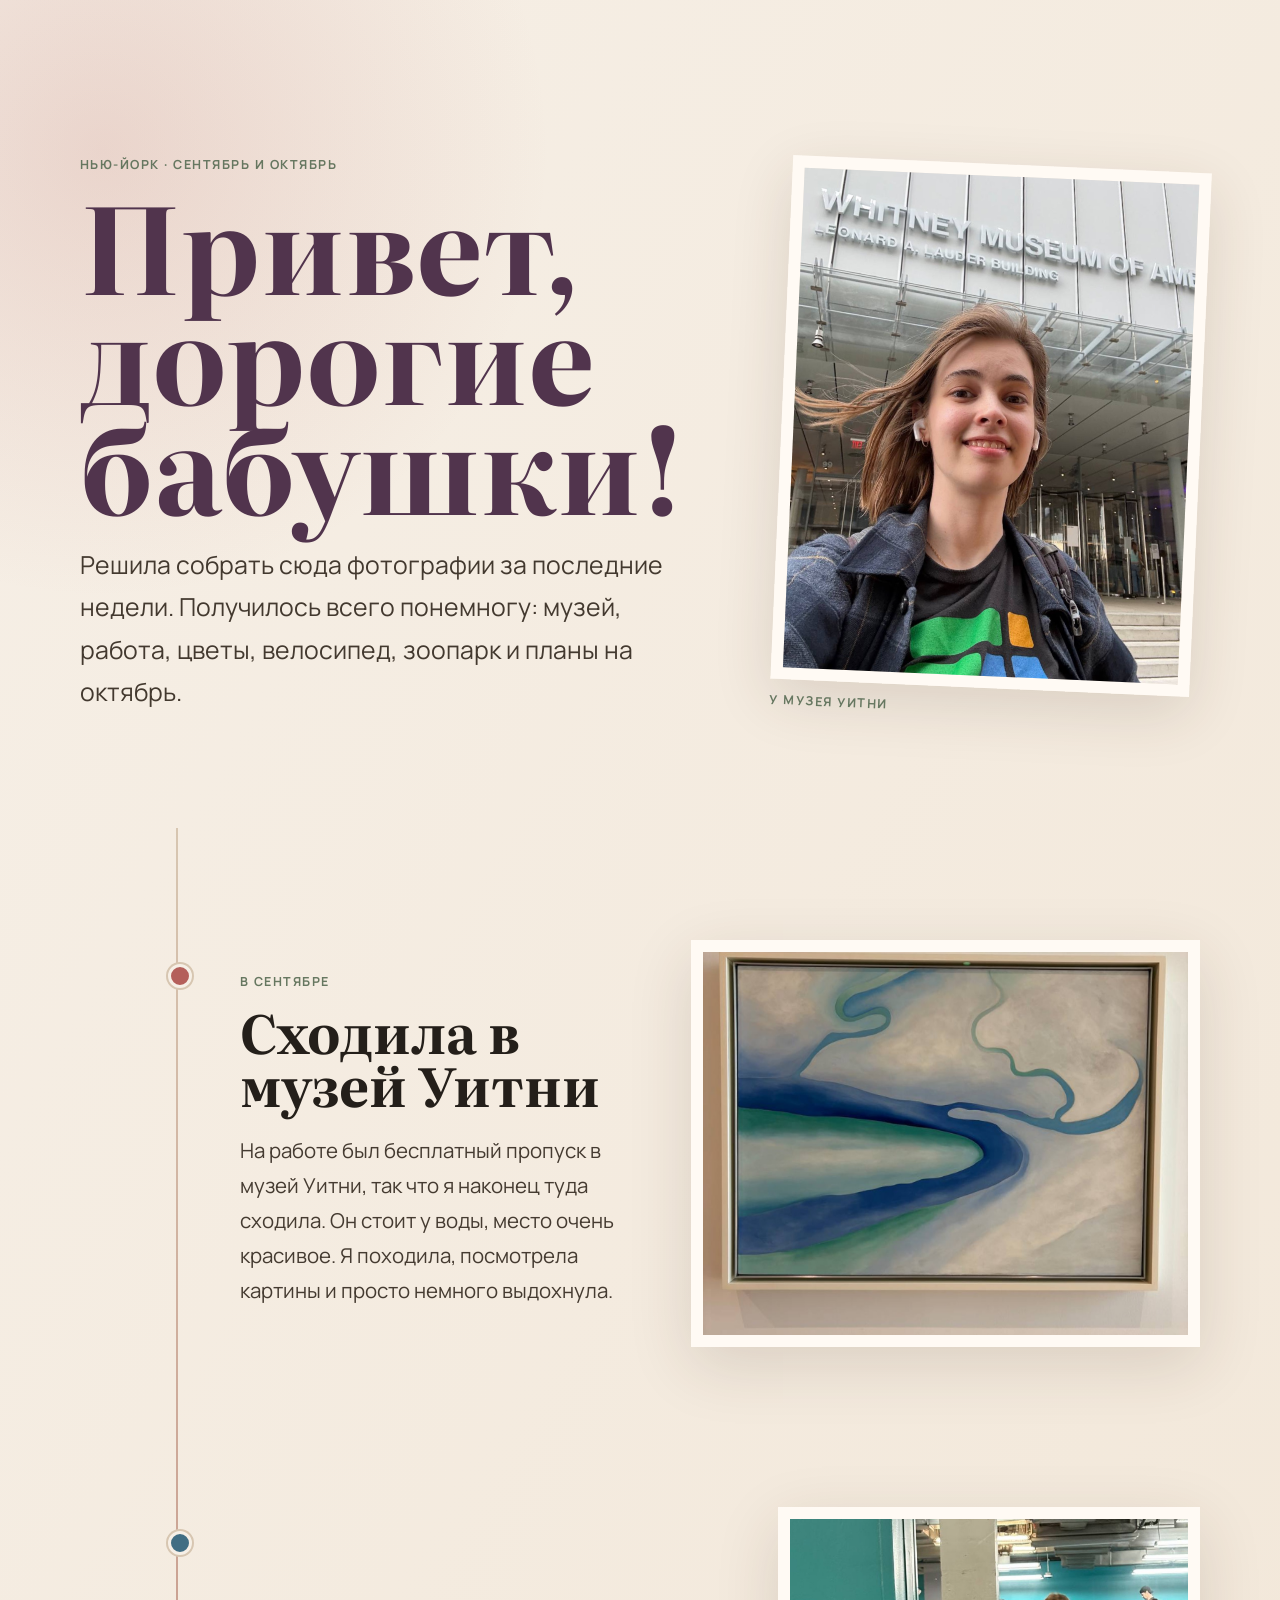
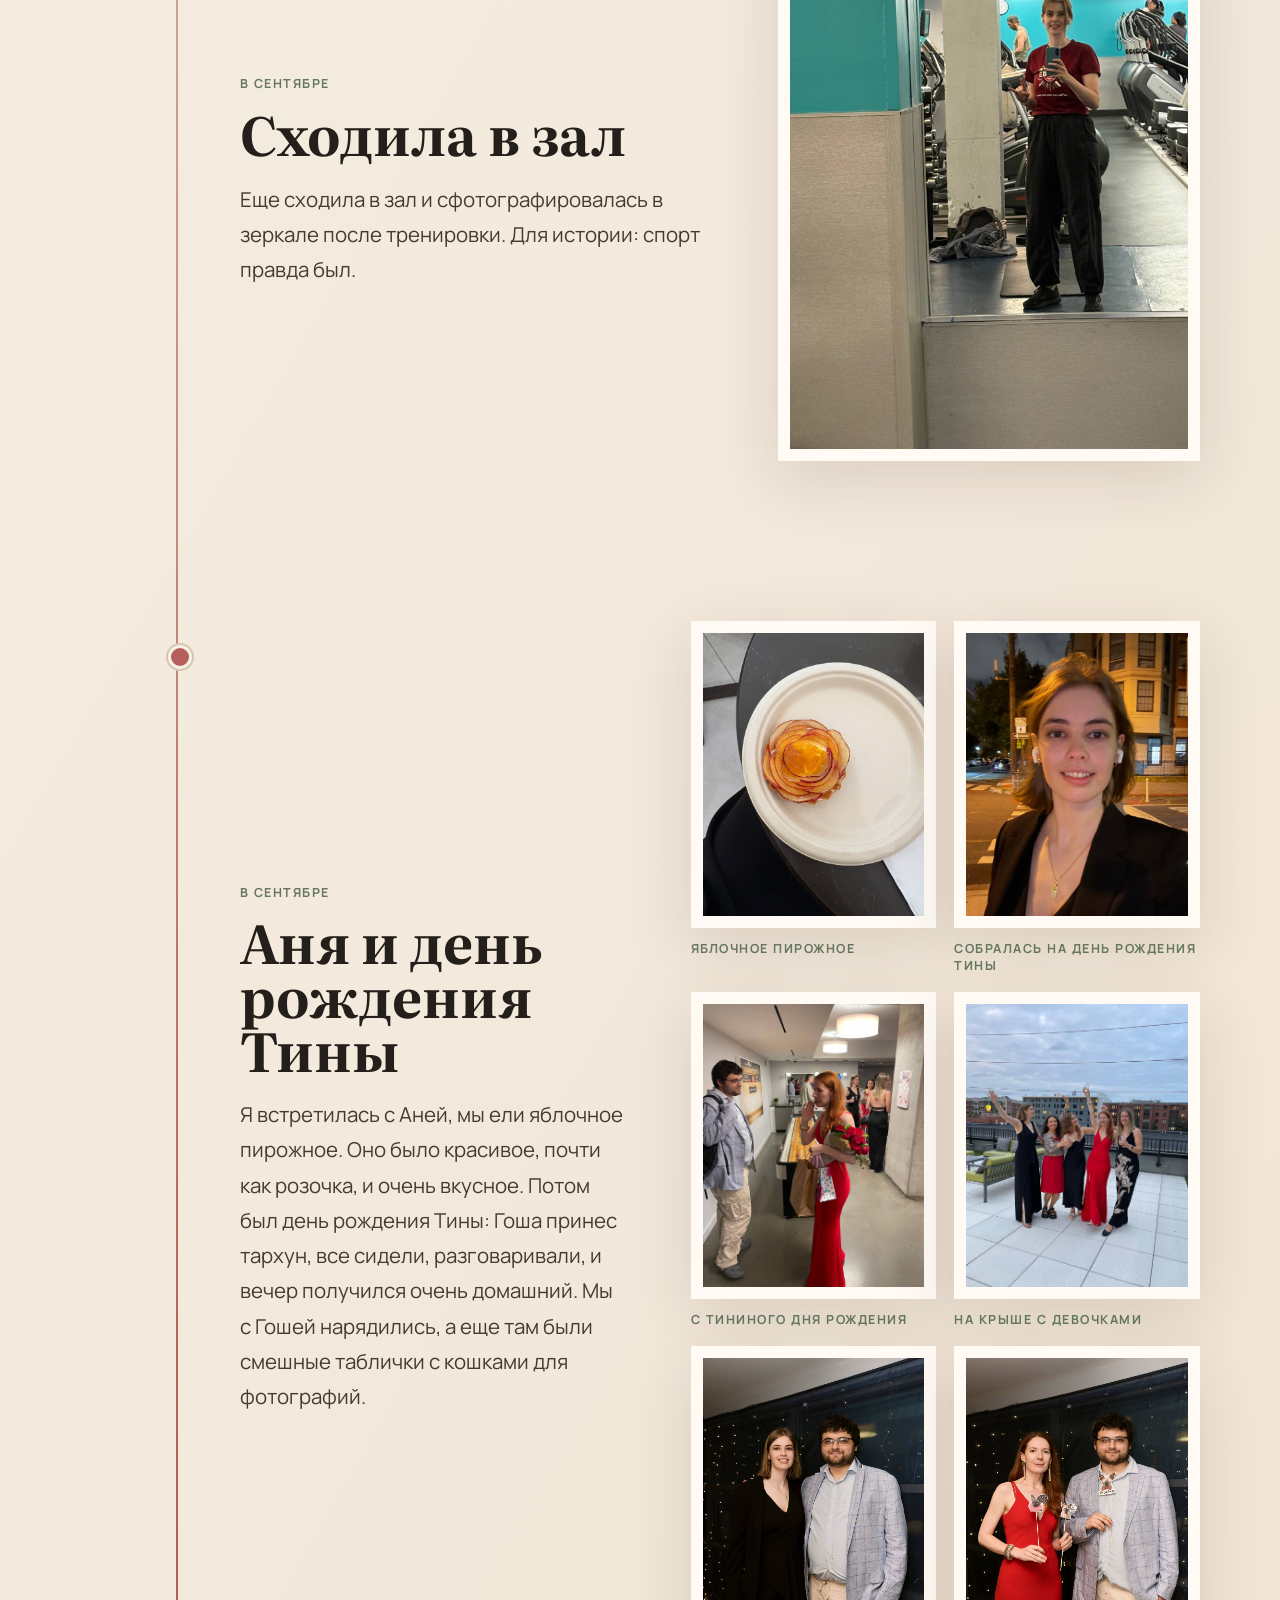
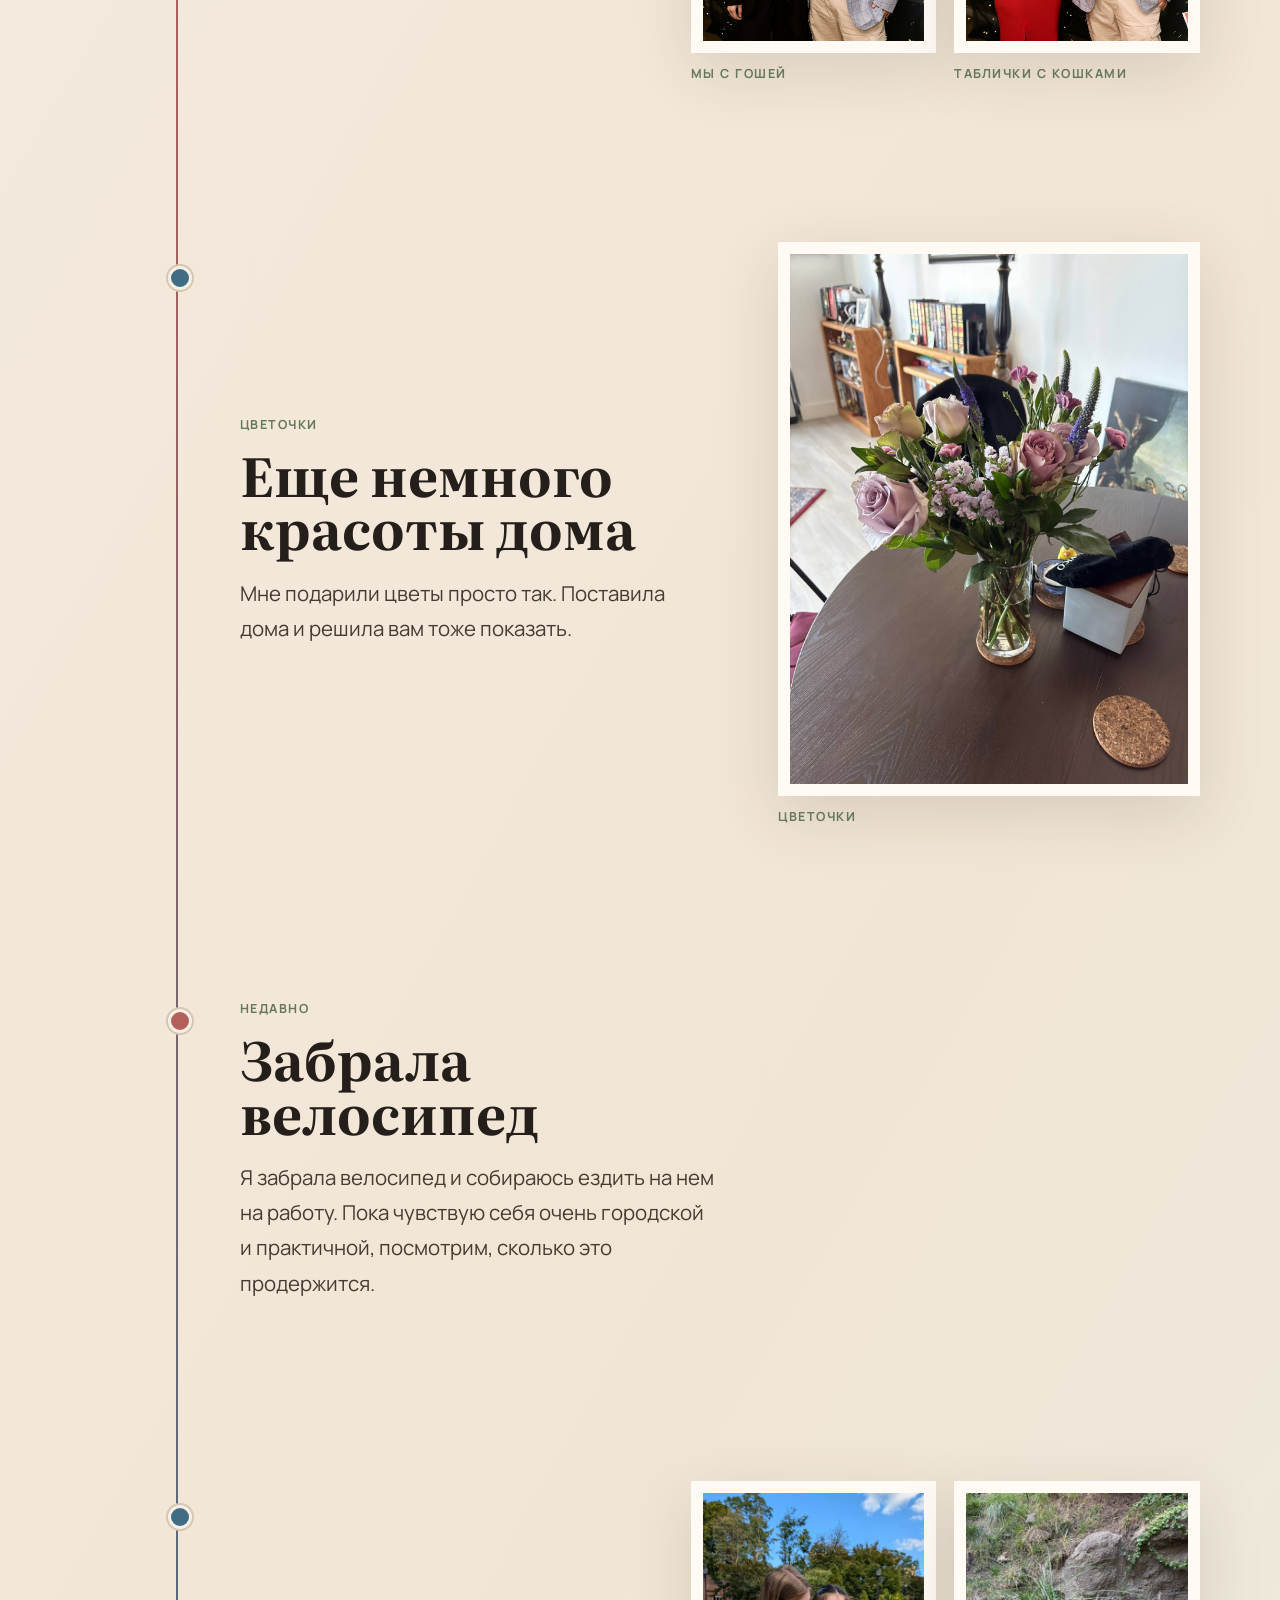
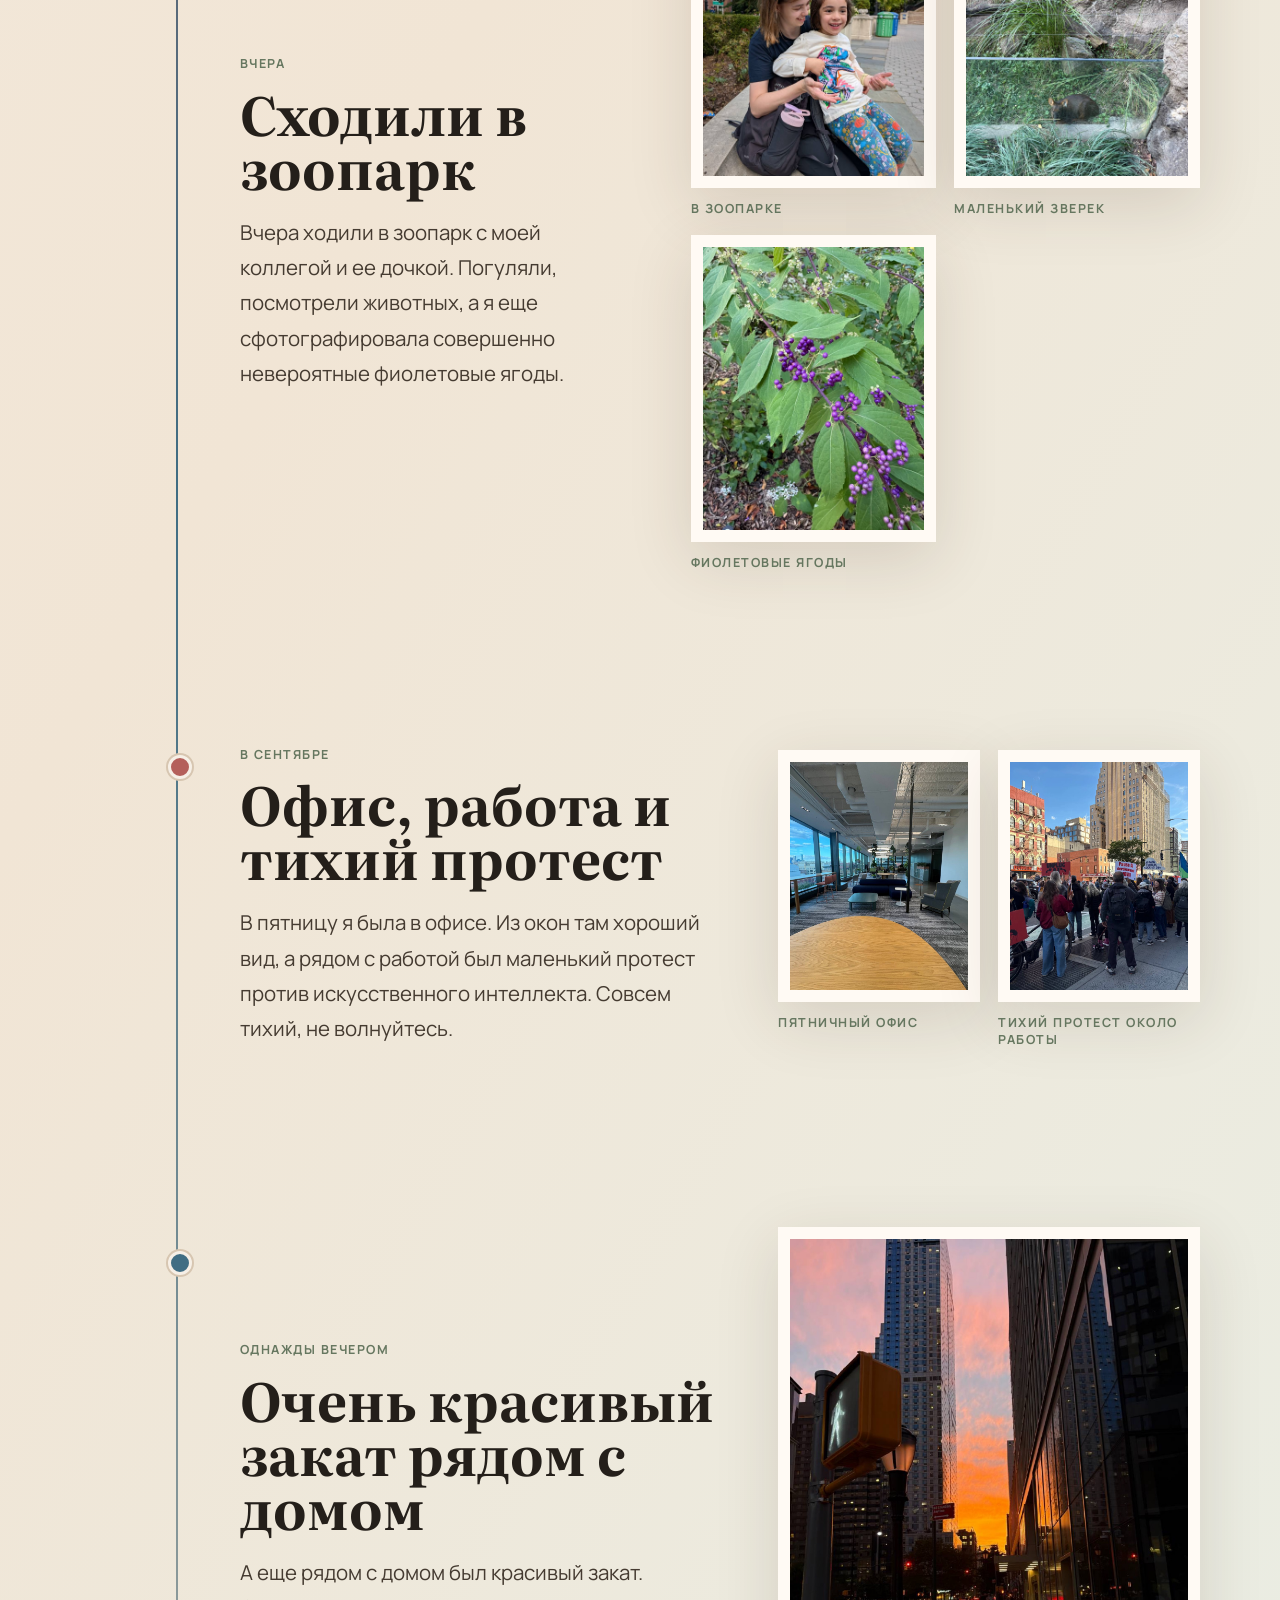
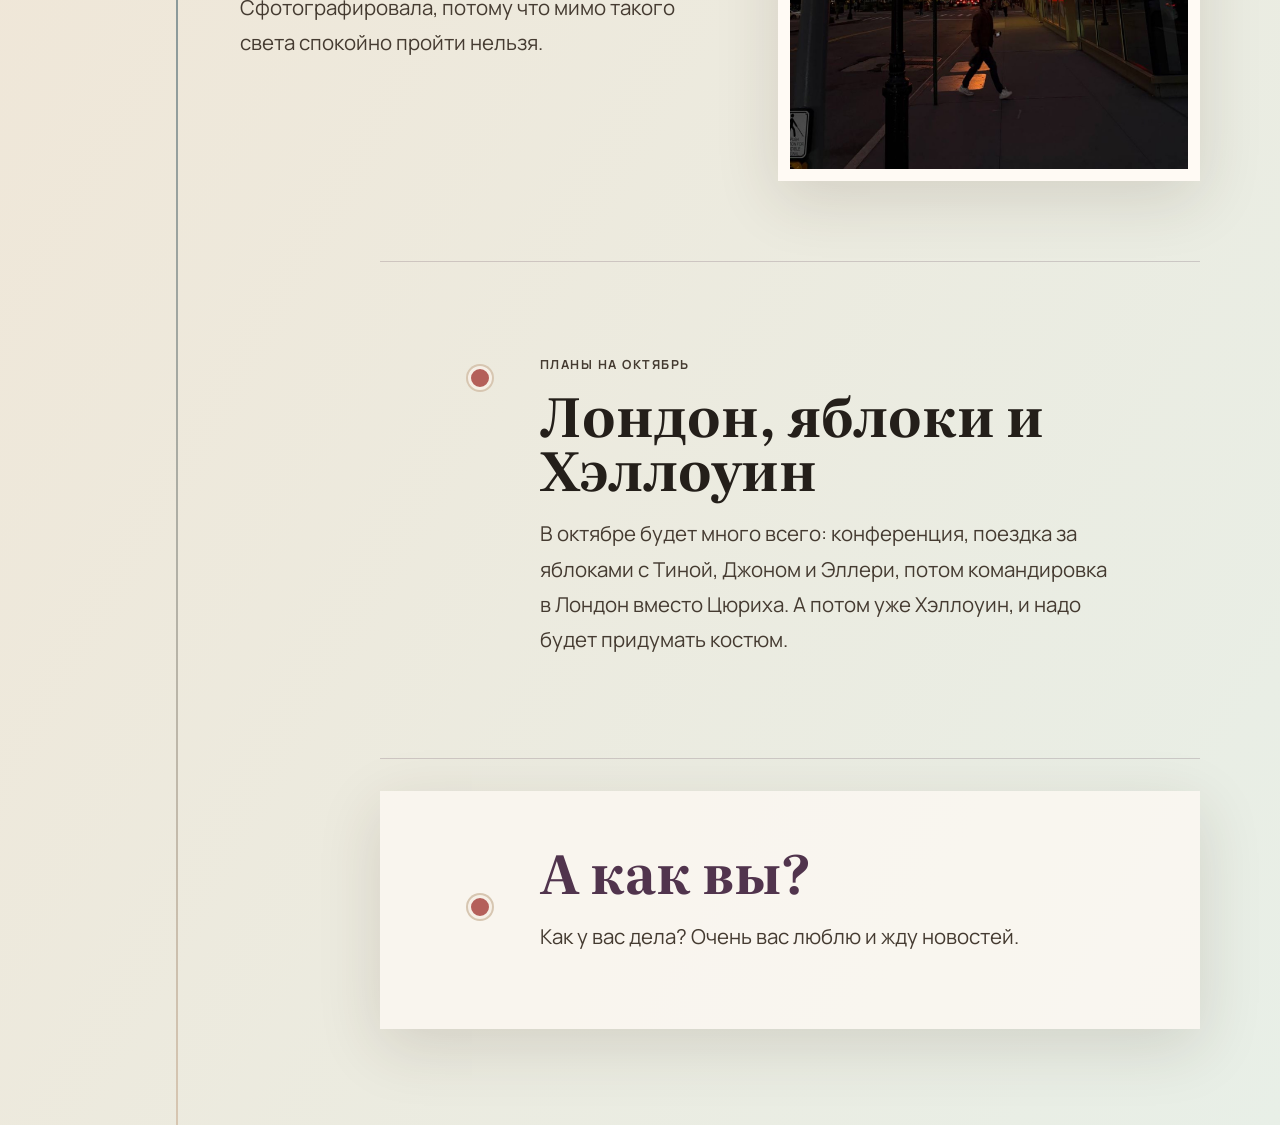
<file: index.html>
<!doctype html>
<html lang="ru">
  <head>
    <meta charset="utf-8" />
    <meta name="viewport" content="width=device-width, initial-scale=1" />
    <meta name="theme-color" content="#f6efe6" />
    <title>Письмо бабушкам из Нью-Йорка</title>
    <meta
      name="description"
      content="Письмо бабушкам из Нью-Йорка: музей Уитни, велосипед, зоопарк, день рождения Тины и планы на октябрь."
    />
    <link rel="preconnect" href="https://fonts.googleapis.com" />
    <link rel="preconnect" href="https://fonts.gstatic.com" crossorigin />
    <link
      href="https://fonts.googleapis.com/css2?family=Literata:opsz,wght@7..72,500;7..72,650&family=Manrope:wght@400;500;700&display=swap"
      rel="stylesheet"
    />
    <link rel="stylesheet" href="styles.css" />
  </head>
  <body>
    <main class="page" id="app" aria-live="polite">
      <p class="loading">Загружаю письмо...</p>
    </main>
    <script src="render.js" defer></script>
  </body>
</html>
</file>
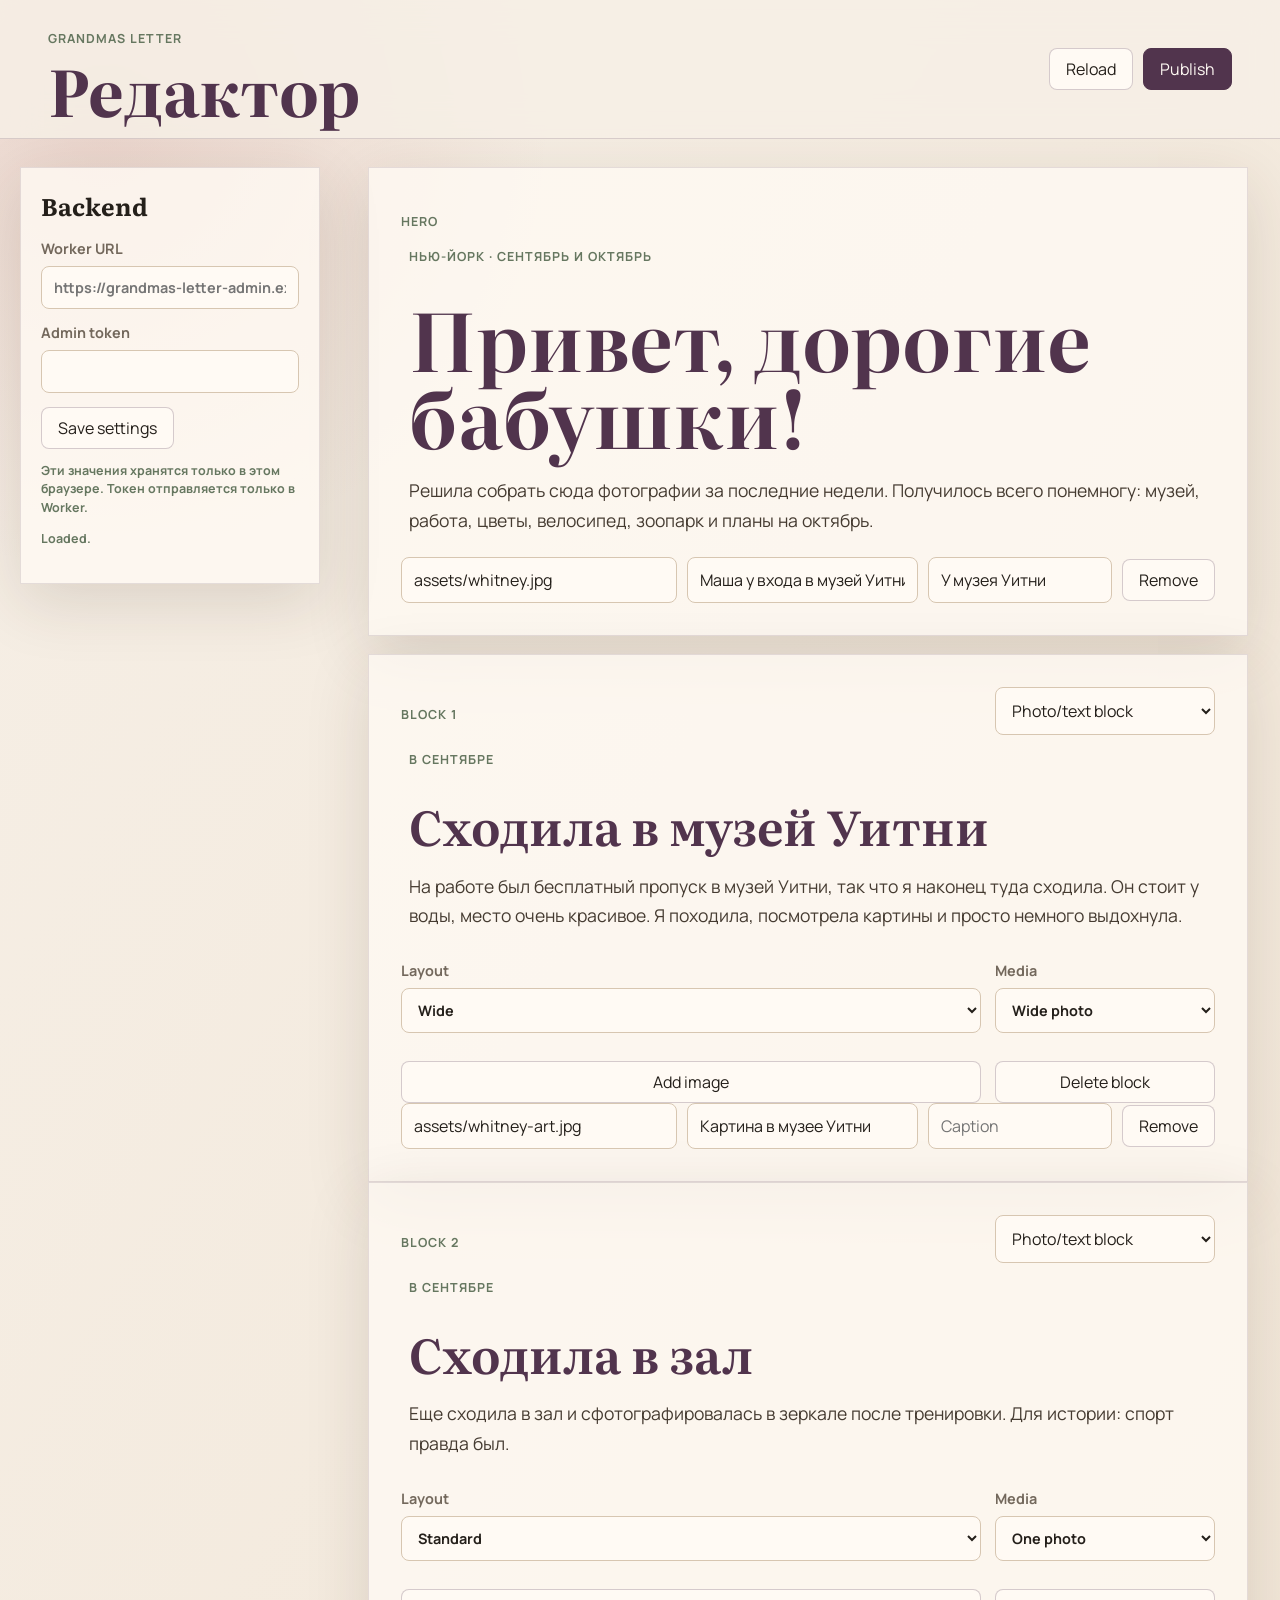
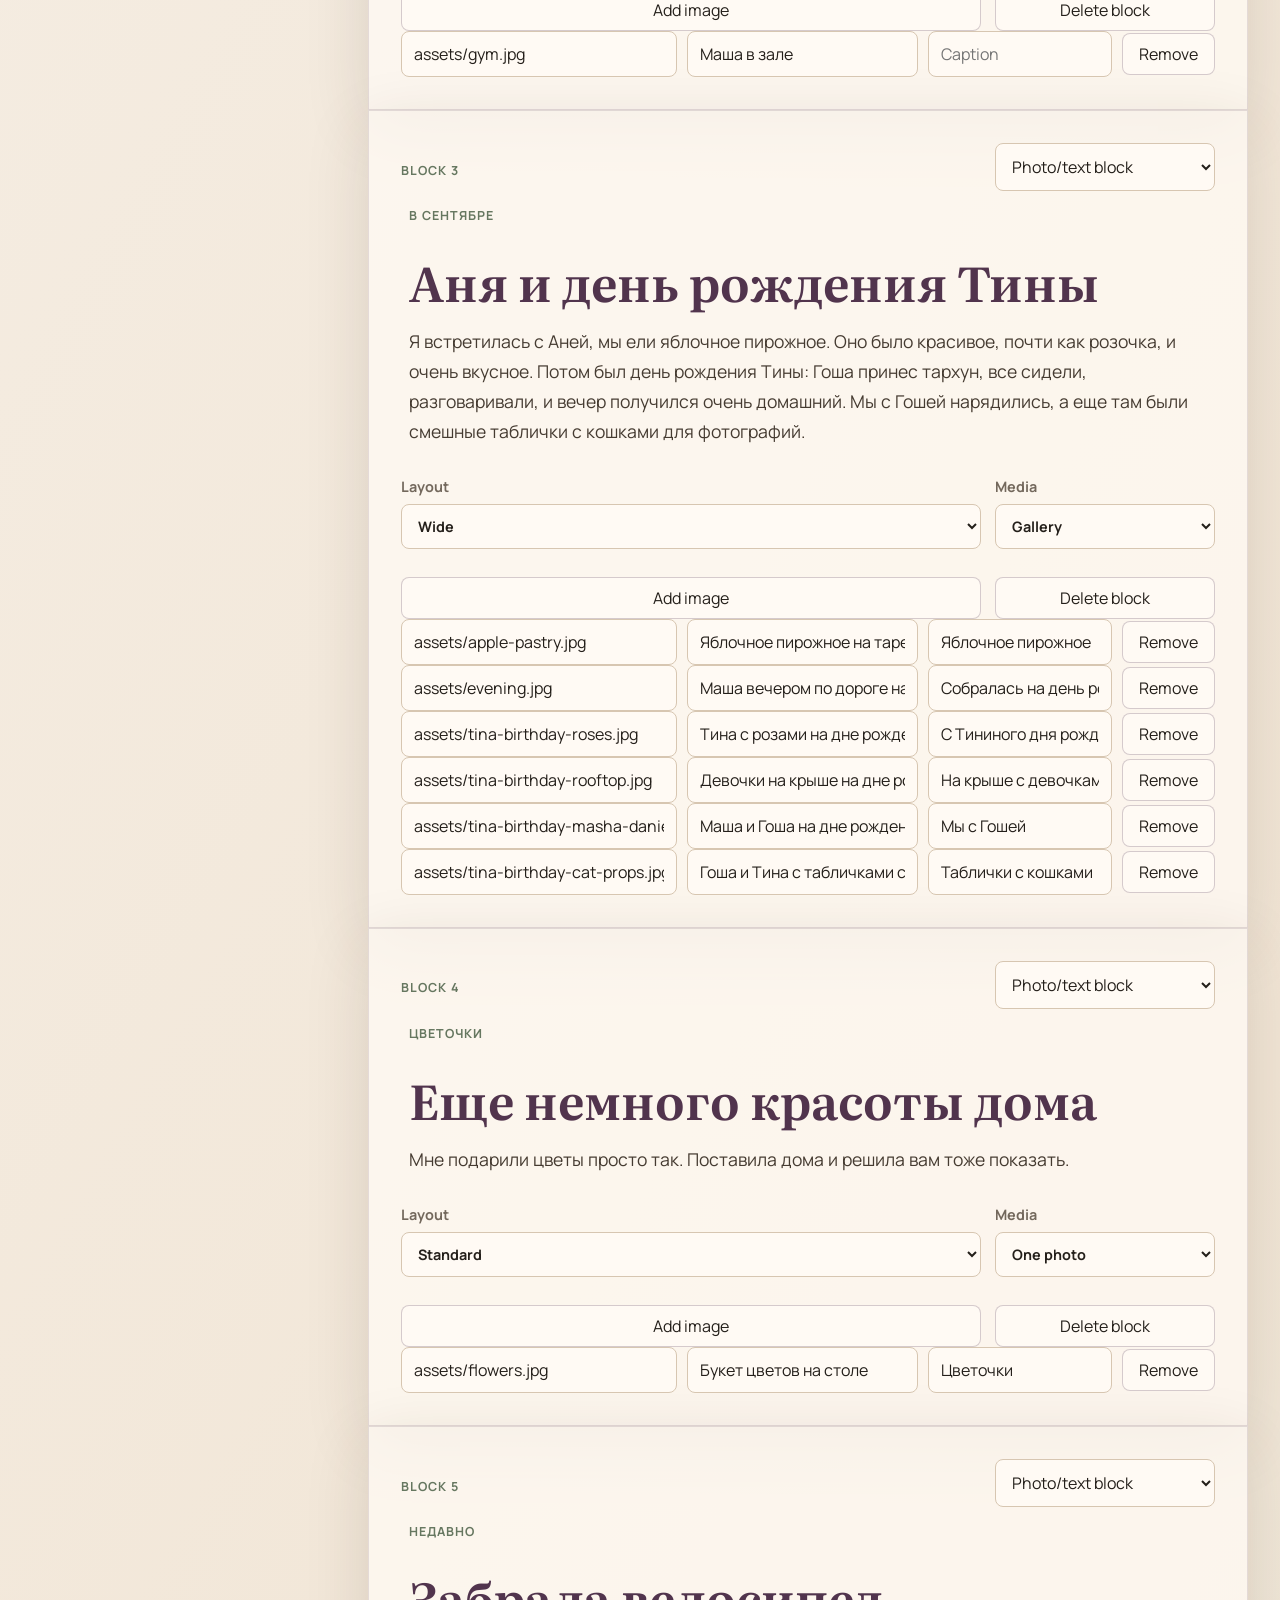
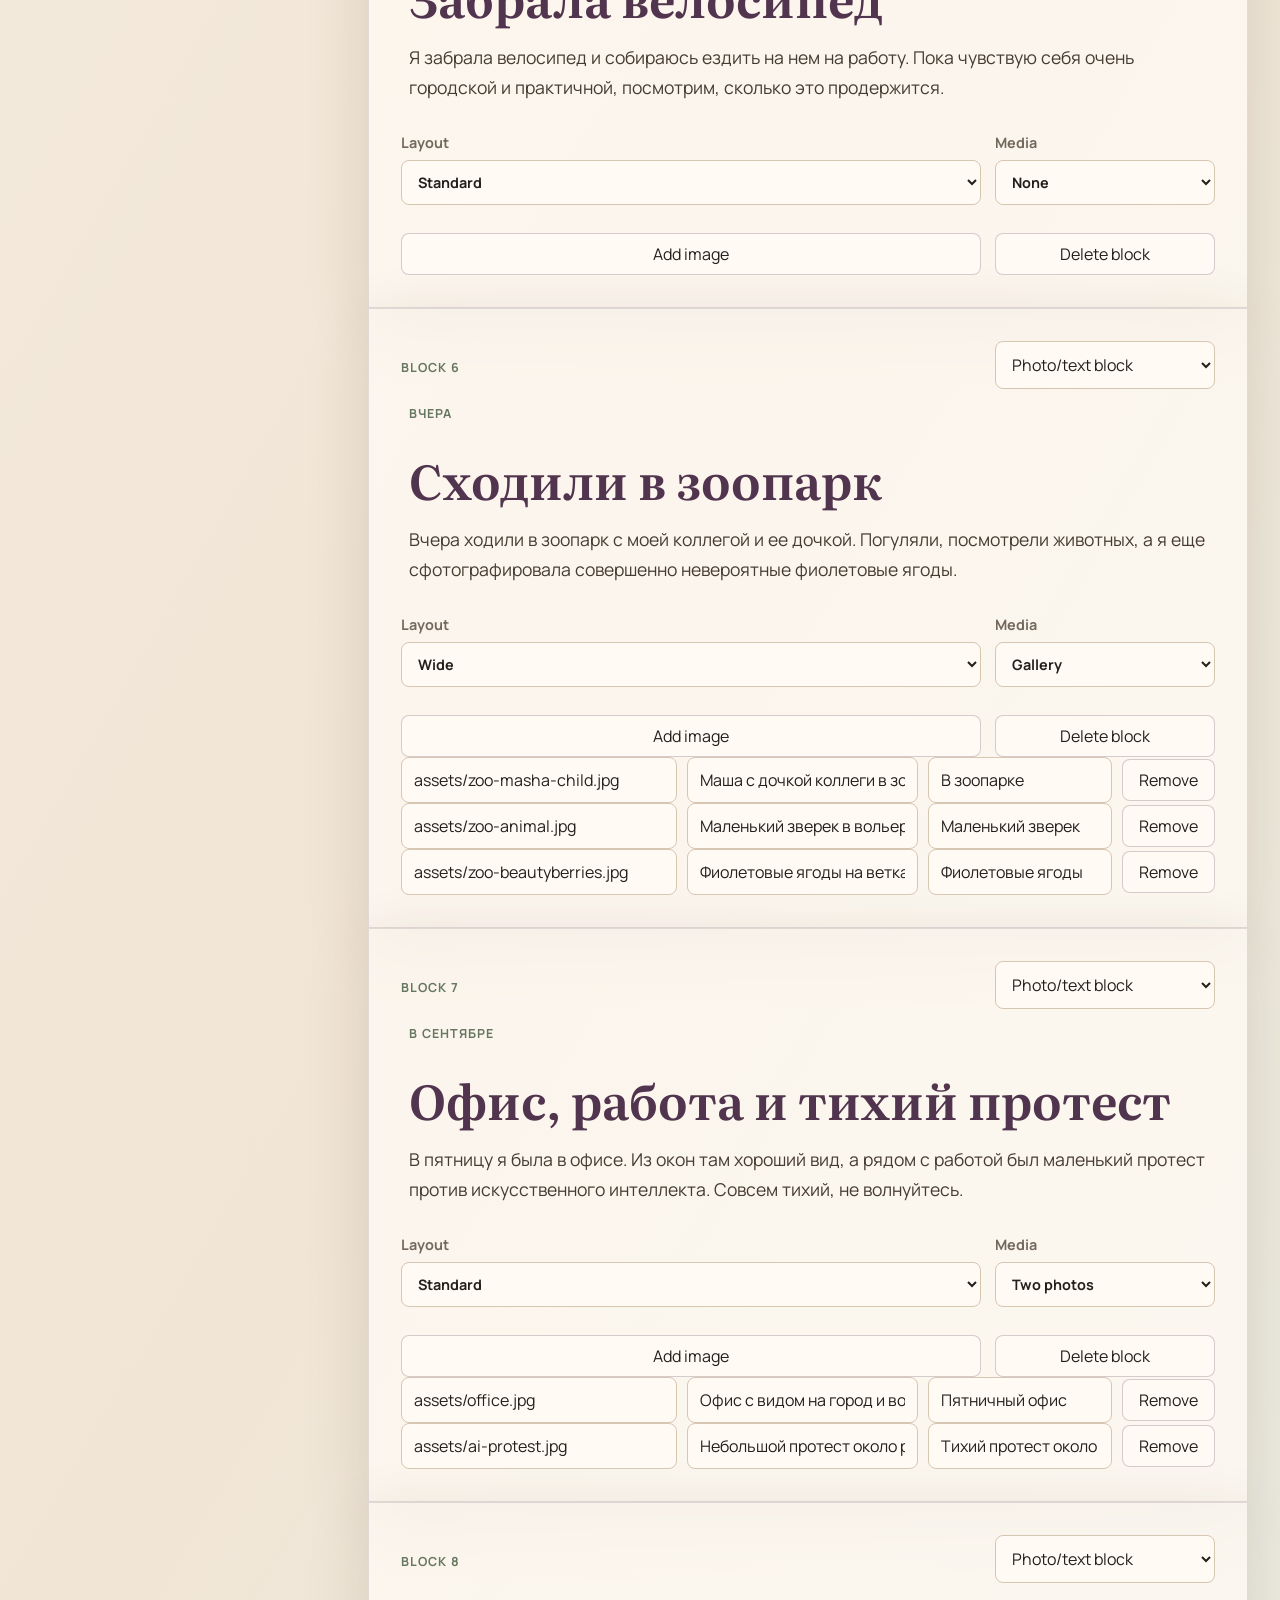
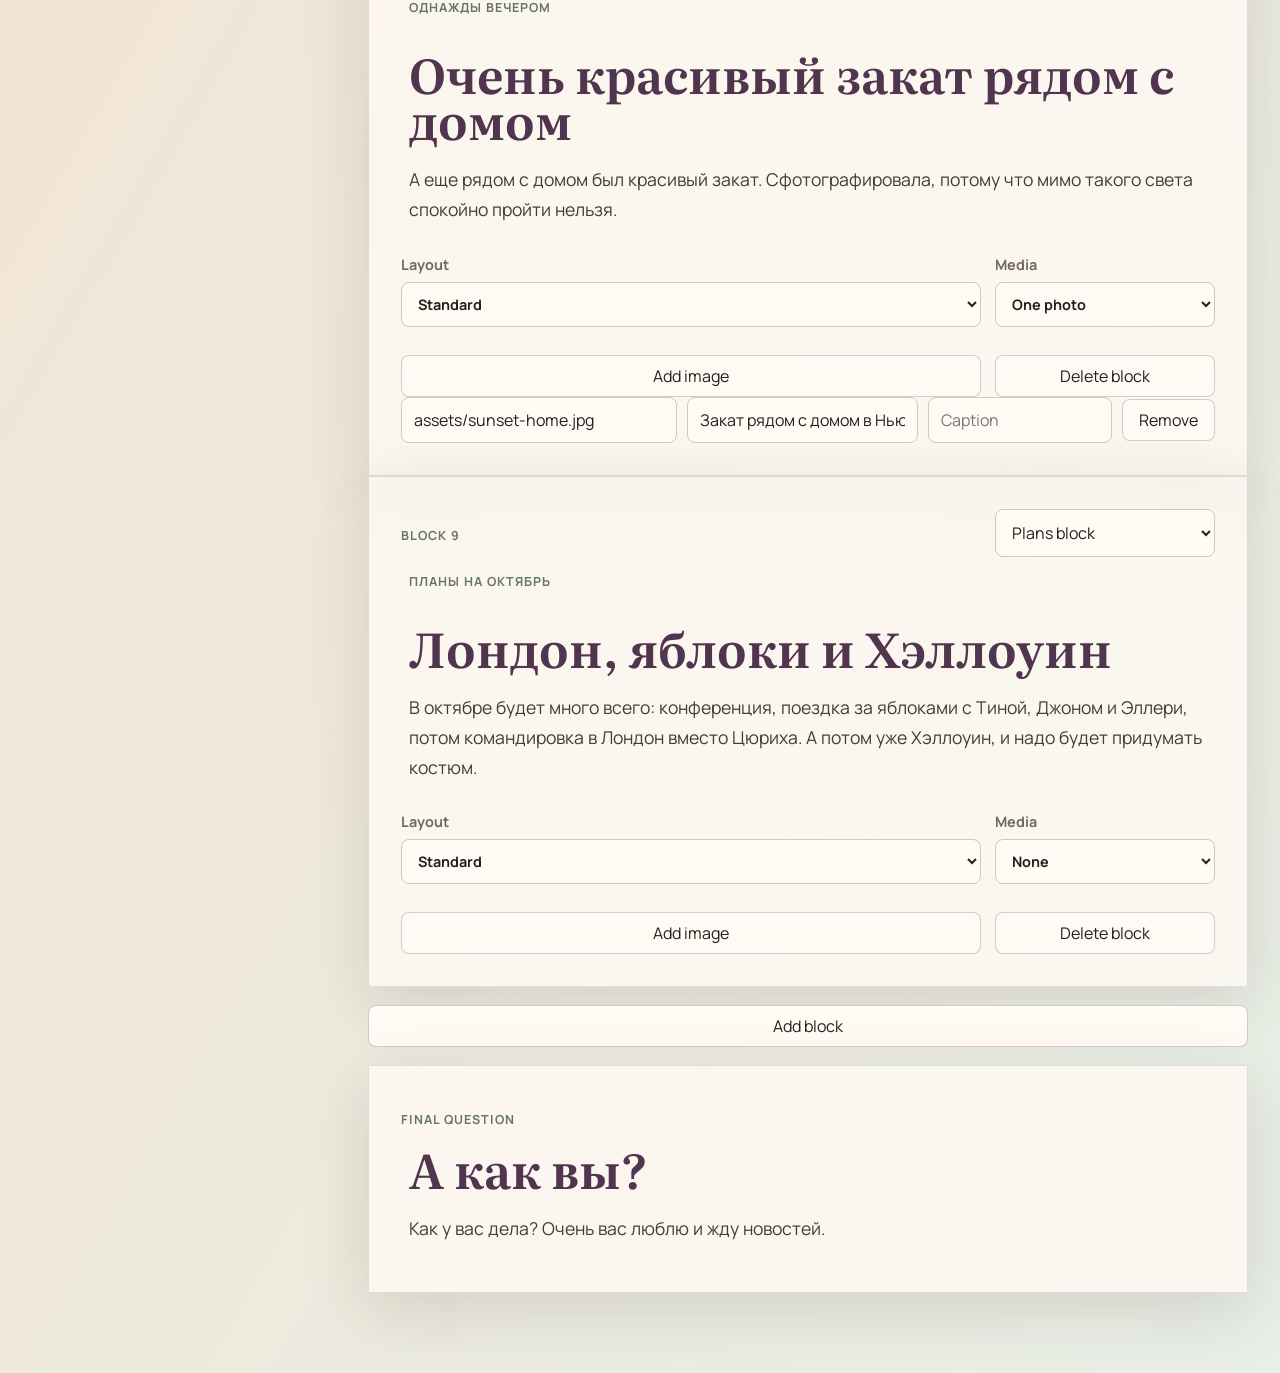
<file: admin/index.html>
<!doctype html>
<html lang="ru">
  <head>
    <meta charset="utf-8" />
    <meta name="viewport" content="width=device-width, initial-scale=1" />
    <title>Редактор письма</title>
    <link rel="preconnect" href="https://fonts.googleapis.com" />
    <link rel="preconnect" href="https://fonts.gstatic.com" crossorigin />
    <link
      href="https://fonts.googleapis.com/css2?family=Literata:opsz,wght@7..72,500;7..72,650&family=Manrope:wght@400;500;700&display=swap"
      rel="stylesheet"
    />
    <link rel="stylesheet" href="admin.css" />
  </head>
  <body>
    <header class="topbar">
      <div>
        <p class="eyebrow">Grandmas letter</p>
        <h1>Редактор</h1>
      </div>
      <div class="actions">
        <button id="reload" type="button">Reload</button>
        <button id="publish" type="button" class="primary">Publish</button>
      </div>
    </header>

    <main class="shell">
      <aside class="settings" aria-label="Настройки публикации">
        <h2>Backend</h2>
        <label>
          Worker URL
          <input id="api-url" type="url" placeholder="https://grandmas-letter-admin.example.workers.dev" />
        </label>
        <label>
          Admin token
          <input id="admin-token" type="password" autocomplete="current-password" />
        </label>
        <button id="save-settings" type="button">Save settings</button>
        <p class="hint">
          Эти значения хранятся только в этом браузере. Токен отправляется только в Worker.
        </p>
        <p id="status" class="status">Loading...</p>
      </aside>

      <section class="editor" aria-label="Редактируемое письмо">
        <div class="block hero-block" data-section="hero">
          <p class="label">Hero</p>
          <div class="field kicker" contenteditable="true" data-path="hero.kicker"></div>
          <div class="field title" contenteditable="true" data-path="hero.title"></div>
          <div class="field lead" contenteditable="true" data-path="hero.lead"></div>
          <div class="image-fields" data-path="hero.photo"></div>
        </div>

        <div id="entries"></div>
        <button id="add-block" type="button">Add block</button>

        <div class="block" data-section="questions">
          <p class="label">Final question</p>
          <div class="field title small" contenteditable="true" data-path="questions.title"></div>
          <div class="field body" contenteditable="true" data-path="questions.body"></div>
        </div>
      </section>
    </main>

    <template id="entry-template">
      <article class="block entry-card">
        <div class="block-head">
          <p class="label entry-index"></p>
          <select class="kind">
            <option value="entry">Photo/text block</option>
            <option value="plans">Plans block</option>
          </select>
        </div>
        <div class="field date" contenteditable="true" data-field="date"></div>
        <div class="field title small" contenteditable="true" data-field="title"></div>
        <div class="field body" contenteditable="true" data-field="body"></div>
        <div class="row">
          <label>
            Layout
            <select class="layout">
              <option value="standard">Standard</option>
              <option value="wide">Wide</option>
            </select>
          </label>
          <label>
            Media
          <select class="media-type">
              <option value="">None</option>
              <option value="figure">One photo</option>
              <option value="single">Wide photo</option>
              <option value="pair">Two photos</option>
              <option value="gallery">Gallery</option>
          </select>
        </label>
      </div>
        <div class="row command-row">
          <button class="add-image" type="button">Add image</button>
          <button class="delete-block" type="button">Delete block</button>
        </div>
        <div class="images"></div>
      </article>
    </template>

    <script src="admin.js" defer></script>
  </body>
</html>
</file>
<file: styles.css>
:root {
  --paper: #f6efe6;
  --ink: #241f1a;
  --muted: #73685c;
  --line: #d7c6b1;
  --moss: #667760;
  --aubergine: #51344d;
  --blue: #406d83;
  --rose: #b45f5a;
  --white: #fffaf4;
  --shadow: 0 18px 60px rgb(64 45 31 / 14%);
}

* {
  box-sizing: border-box;
}

body {
  margin: 0;
  background:
    radial-gradient(circle at 8% 2%, rgb(180 95 90 / 18%), transparent 28rem),
    linear-gradient(120deg, #f6efe6 0%, #f1e5d5 58%, #e8efe7 100%);
  color: var(--ink);
  font-family: Manrope, system-ui, sans-serif;
}

img {
  display: block;
  width: 100%;
  height: auto;
}

.page {
  width: min(1120px, calc(100% - 32px));
  margin: 0 auto;
}

.loading {
  min-height: 80vh;
  display: grid;
  place-items: center;
  color: var(--muted);
}

.hero {
  min-height: 92vh;
  display: grid;
  grid-template-columns: minmax(0, 1.08fr) minmax(280px, 0.72fr);
  gap: clamp(28px, 6vw, 72px);
  align-items: center;
  padding: clamp(48px, 8vw, 92px) 0 40px;
}

.kicker,
.date,
figcaption {
  color: var(--moss);
  font-size: 0.78rem;
  font-weight: 700;
  letter-spacing: 0.12em;
  text-transform: uppercase;
}

h1,
h2 {
  font-family: Literata, Georgia, serif;
  letter-spacing: 0;
  margin: 0;
}

h1 {
  max-width: 760px;
  font-size: clamp(3.2rem, 10vw, 7.5rem);
  line-height: 0.92;
  color: var(--aubergine);
}

h2 {
  font-size: clamp(2rem, 4.2vw, 4rem);
  line-height: 1;
}

p {
  font-size: clamp(1.05rem, 1.65vw, 1.28rem);
  line-height: 1.72;
}

.lead {
  max-width: 680px;
  color: #43392f;
  font-size: clamp(1.18rem, 2vw, 1.55rem);
}

.hero-photo {
  margin: 0;
  transform: rotate(2.5deg);
}

.hero-photo img,
.entry figure img,
.photo-stack img {
  border: 12px solid var(--white);
  box-shadow: var(--shadow);
}

.hero-photo img {
  aspect-ratio: 4 / 5;
  object-fit: cover;
}

figcaption {
  margin-top: 12px;
}

.letter {
  position: relative;
  padding: 32px 0 96px;
}

.letter::before {
  content: "";
  position: absolute;
  top: 0;
  bottom: 0;
  left: clamp(18px, 9vw, 96px);
  width: 2px;
  background: linear-gradient(var(--line), var(--rose), var(--blue), var(--line));
}

.entry,
.plans,
.questions {
  position: relative;
  display: grid;
  grid-template-columns: minmax(0, 0.9fr) minmax(300px, 0.8fr);
  gap: clamp(24px, 5vw, 64px);
  align-items: center;
  padding: clamp(44px, 8vw, 80px) 0 clamp(44px, 8vw, 80px) clamp(48px, 14vw, 160px);
}

.entry::before,
.plans::before,
.questions::before {
  content: "";
  position: absolute;
  left: clamp(10px, 9vw, 88px);
  top: clamp(62px, 9vw, 104px);
  width: 18px;
  height: 18px;
  border: 3px solid var(--paper);
  border-radius: 50%;
  background: var(--rose);
  box-shadow: 0 0 0 2px var(--line);
}

.entry:nth-of-type(even)::before {
  background: var(--blue);
}

.entry-text {
  max-width: 570px;
}

.entry-text p:last-child,
.plans p,
.questions p {
  color: #453b31;
}

.entry figure,
.photo-pair figure,
.photo-single figure,
.photo-gallery figure,
.photo-stack {
  margin: 0;
}

.entry figure img {
  max-height: 720px;
  object-fit: cover;
}

.entry-wide {
  grid-template-columns: minmax(0, 0.76fr) minmax(360px, 1fr);
}

.photo-pair {
  display: grid;
  grid-template-columns: 1fr 1fr;
  gap: 18px;
  align-items: start;
}

.photo-pair img {
  aspect-ratio: 4 / 5;
  object-fit: cover;
}

.photo-single img {
  aspect-ratio: 5 / 4;
  object-fit: cover;
}

.photo-gallery {
  display: grid;
  grid-template-columns: 1fr 1fr;
  gap: 18px;
  align-items: start;
}

.photo-gallery img {
  aspect-ratio: 4 / 5;
  object-fit: cover;
}

.photo-stack {
  display: grid;
  grid-template-columns: 1fr 0.78fr;
  gap: 18px;
  align-items: end;
}

.photo-stack img:first-child {
  aspect-ratio: 4 / 5;
  object-fit: cover;
}

.photo-stack img:last-child {
  aspect-ratio: 1;
  object-fit: cover;
  transform: rotate(3deg) translateY(18px);
}

.plans,
.questions {
  display: block;
  max-width: 820px;
  margin-left: auto;
  padding-right: clamp(0px, 7vw, 120px);
}

.plans {
  border-top: 1px solid rgb(81 52 77 / 20%);
  border-bottom: 1px solid rgb(81 52 77 / 20%);
}

.questions {
  margin-top: 32px;
  background: rgb(255 250 244 / 72%);
  box-shadow: var(--shadow);
  padding-top: clamp(36px, 6vw, 54px);
  padding-bottom: clamp(36px, 6vw, 54px);
}

.questions h2 {
  color: var(--aubergine);
}

@media (max-width: 820px) {
  .page {
    width: min(100% - 24px, 620px);
  }

  .hero {
    min-height: auto;
    grid-template-columns: 1fr;
    padding-top: 42px;
  }

  .hero-photo {
    transform: none;
  }

  .letter::before {
    left: 10px;
  }

  .entry,
  .plans,
  .questions {
    grid-template-columns: 1fr;
    padding-left: 38px;
    padding-right: 0;
  }

  .entry::before,
  .plans::before,
  .questions::before {
    left: 1px;
  }

  .photo-pair,
  .photo-gallery,
  .photo-stack {
    grid-template-columns: 1fr;
  }

  .photo-stack img:last-child {
    transform: none;
  }
}

@media (prefers-reduced-motion: no-preference) {
  .entry,
  .plans,
  .questions {
    animation: settle 700ms ease both;
    animation-timeline: view();
    animation-range: entry 5% cover 26%;
  }

  @keyframes settle {
    from {
      opacity: 0;
      transform: translateY(20px);
    }
    to {
      opacity: 1;
      transform: translateY(0);
    }
  }
}
</file>
<file: admin/admin.css>
:root {
  --paper: #f6efe6;
  --ink: #241f1a;
  --muted: #73685c;
  --line: #d7c6b1;
  --moss: #667760;
  --aubergine: #51344d;
  --blue: #406d83;
  --rose: #b45f5a;
  --white: #fffaf4;
  --shadow: 0 18px 60px rgb(64 45 31 / 14%);
}

* {
  box-sizing: border-box;
}

body {
  margin: 0;
  background:
    radial-gradient(circle at 8% 2%, rgb(180 95 90 / 18%), transparent 28rem),
    linear-gradient(120deg, #f6efe6 0%, #f1e5d5 58%, #e8efe7 100%);
  color: var(--ink);
  font-family: Manrope, system-ui, sans-serif;
}

button,
input,
select {
  font: inherit;
}

.topbar {
  position: sticky;
  top: 0;
  z-index: 2;
  display: flex;
  justify-content: space-between;
  gap: 24px;
  align-items: center;
  padding: 18px clamp(16px, 4vw, 48px);
  background: rgb(246 239 230 / 86%);
  border-bottom: 1px solid rgb(81 52 77 / 18%);
  backdrop-filter: blur(18px);
}

.eyebrow,
.label,
.hint,
.status {
  color: var(--moss);
  font-size: 0.78rem;
  font-weight: 700;
  letter-spacing: 0.08em;
  text-transform: uppercase;
}

h1,
h2,
.title {
  font-family: Literata, Georgia, serif;
  letter-spacing: 0;
}

h1 {
  margin: 0;
  color: var(--aubergine);
  font-size: clamp(2rem, 6vw, 4rem);
  line-height: 0.94;
}

h2 {
  margin: 0 0 16px;
}

.actions {
  display: flex;
  gap: 10px;
  flex-wrap: wrap;
}

button {
  min-height: 42px;
  border: 1px solid rgb(81 52 77 / 24%);
  border-radius: 8px;
  padding: 0 16px;
  background: var(--white);
  color: var(--ink);
  cursor: pointer;
}

button:hover {
  border-color: var(--aubergine);
}

.primary {
  border-color: var(--aubergine);
  background: var(--aubergine);
  color: var(--white);
}

.shell {
  display: grid;
  grid-template-columns: minmax(220px, 300px) minmax(0, 880px);
  gap: clamp(18px, 4vw, 48px);
  width: min(1240px, calc(100% - 32px));
  margin: 28px auto 80px;
  align-items: start;
}

.settings,
.block {
  background: rgb(255 250 244 / 78%);
  border: 1px solid rgb(81 52 77 / 14%);
  box-shadow: var(--shadow);
}

.settings {
  position: sticky;
  top: 112px;
  padding: 20px;
}

label {
  display: grid;
  gap: 8px;
  margin: 14px 0;
  color: var(--muted);
  font-size: 0.9rem;
  font-weight: 700;
}

input,
select {
  width: 100%;
  border: 1px solid var(--line);
  border-radius: 8px;
  padding: 11px 12px;
  background: var(--white);
  color: var(--ink);
}

.hint {
  text-transform: none;
  letter-spacing: 0;
  line-height: 1.5;
}

.status {
  min-height: 20px;
  text-transform: none;
  letter-spacing: 0;
}

.status.ok {
  color: var(--moss);
}

.status.error {
  color: #9d302b;
}

.editor {
  display: grid;
  gap: 18px;
}

.block {
  padding: clamp(18px, 4vw, 32px);
}

.block-head,
.row {
  display: grid;
  grid-template-columns: 1fr 220px;
  gap: 14px;
  align-items: end;
}

.field {
  min-height: 42px;
  margin: 10px 0;
  outline: none;
  border-radius: 8px;
  padding: 6px 8px;
}

.field:focus {
  background: rgb(255 250 244 / 96%);
  box-shadow: inset 0 0 0 2px var(--blue);
}

.kicker,
.date {
  color: var(--moss);
  font-size: 0.78rem;
  font-weight: 700;
  letter-spacing: 0.08em;
  text-transform: uppercase;
}

.title {
  color: var(--aubergine);
  font-size: clamp(2.4rem, 7vw, 5rem);
  font-weight: 650;
  line-height: 0.96;
}

.title.small {
  font-size: clamp(1.8rem, 4vw, 3rem);
}

.lead,
.body {
  color: #453b31;
  font-size: 1.1rem;
  line-height: 1.7;
}

.image-fields {
  display: grid;
  gap: 10px;
  margin-top: 16px;
}

.image-row {
  display: grid;
  grid-template-columns: minmax(120px, 1.2fr) minmax(120px, 1fr) minmax(120px, 0.8fr) auto;
  gap: 10px;
  align-items: center;
}

.image-row input {
  min-width: 0;
}

.command-row {
  margin-top: 14px;
}

@media (max-width: 820px) {
  .topbar,
  .shell,
  .block-head,
  .row,
  .image-row {
    grid-template-columns: 1fr;
  }

  .topbar {
    position: static;
  }

  .settings {
    position: static;
  }
}
</file>
